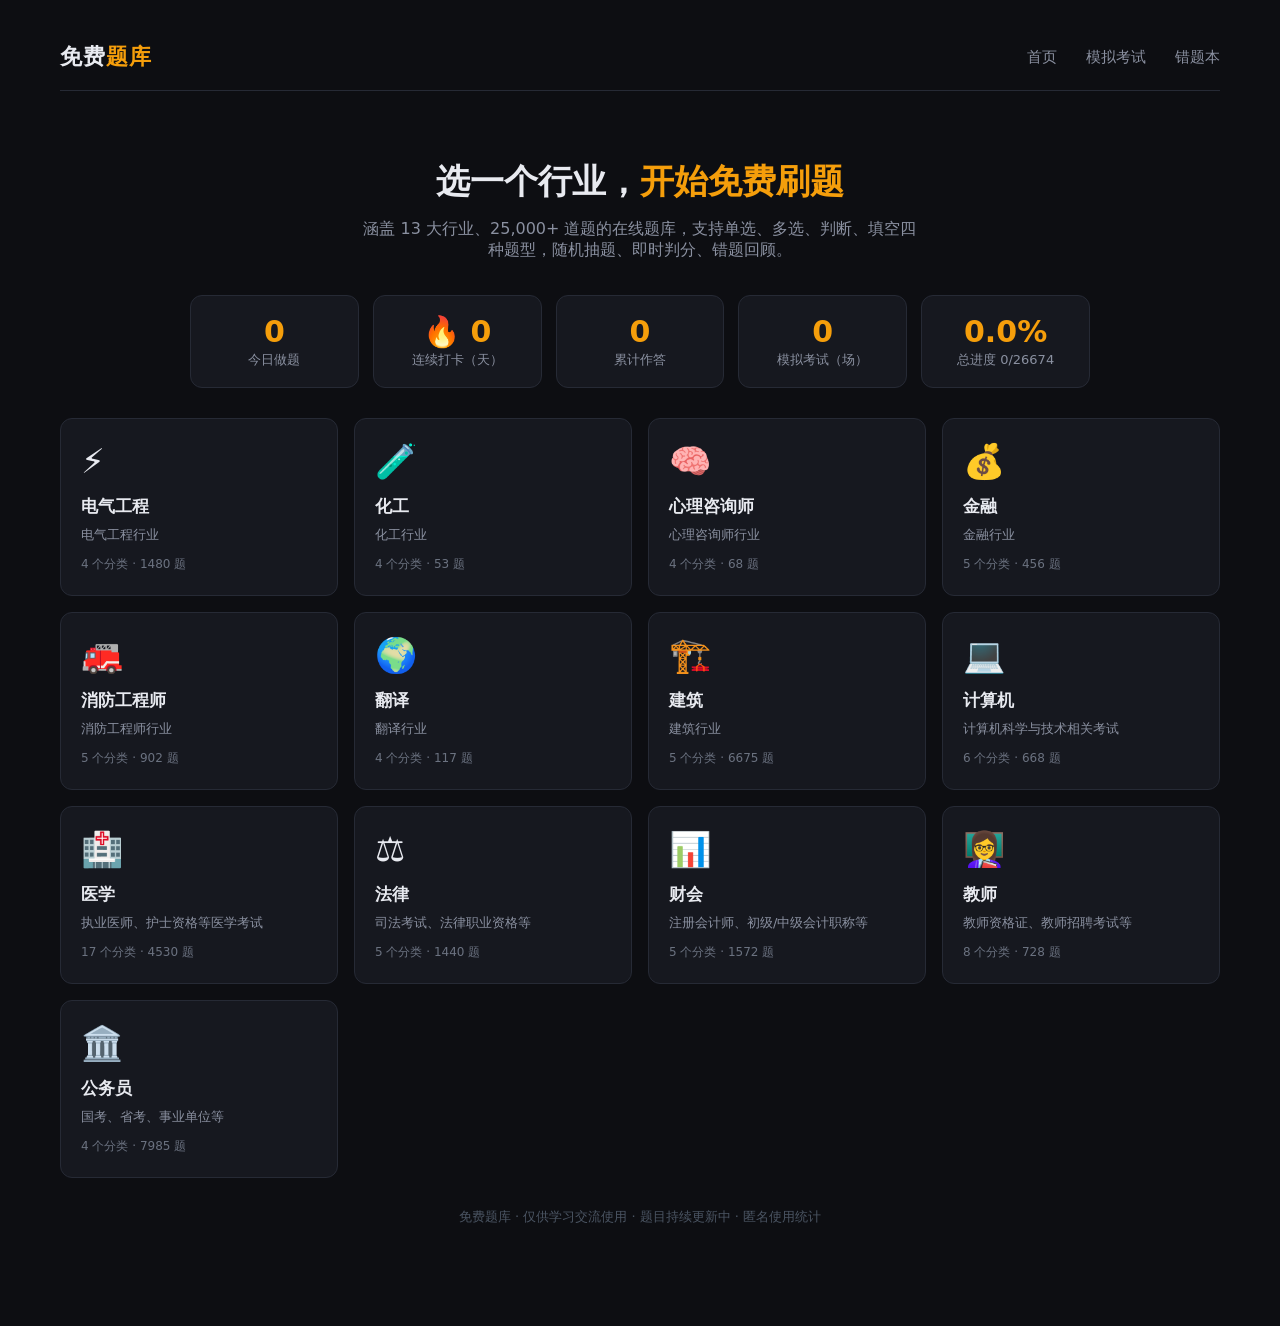
<file: index.html>
<!DOCTYPE html>
<html lang="zh-CN">
<head>
  <meta charset="UTF-8">
  <meta name="viewport" content="width=device-width, initial-scale=1.0">
  <title>免费题库 - 在线刷题</title>
  <link rel="stylesheet" href="css/style.css">
  <link rel="manifest" href="manifest.webmanifest">
  <link rel="apple-touch-icon" href="icons/apple-touch-icon.png">
  <meta name="theme-color" content="#0d0e12">
</head>
<body>
  <div class="container">
    <header class="topbar">
      <a class="logo" href="index.html">免费<span>题库</span></a>
      <nav>
        <a href="index.html">首页</a>
        <a href="exam.html">模拟考试</a>
        <a href="wrong.html">错题本</a>
      </nav>
    </header>

    <section class="hero">
      <h1>选一个行业，<em>开始免费刷题</em></h1>
      <p>涵盖 13 大行业、25,000+ 道题的在线题库，支持单选、多选、判断、填空四种题型，随机抽题、即时判分、错题回顾。</p>
    </section>

    <div id="stats-strip" class="stats-strip hidden"></div>

    <section id="grid" class="grid"></section>

    <footer>免费题库 · 仅供学习交流使用 · 题目持续更新中 · <span title="仅记录随机设备 ID、题目 ID 与对错，不含任何个人信息">匿名使用统计</span></footer>
  </div>
  <script src="js/app.js"></script>
  <script src="js/stats.js"></script>
  <script>if ("serviceWorker" in navigator) navigator.serviceWorker.register("sw.js");</script>
</body>
</html>
</file>
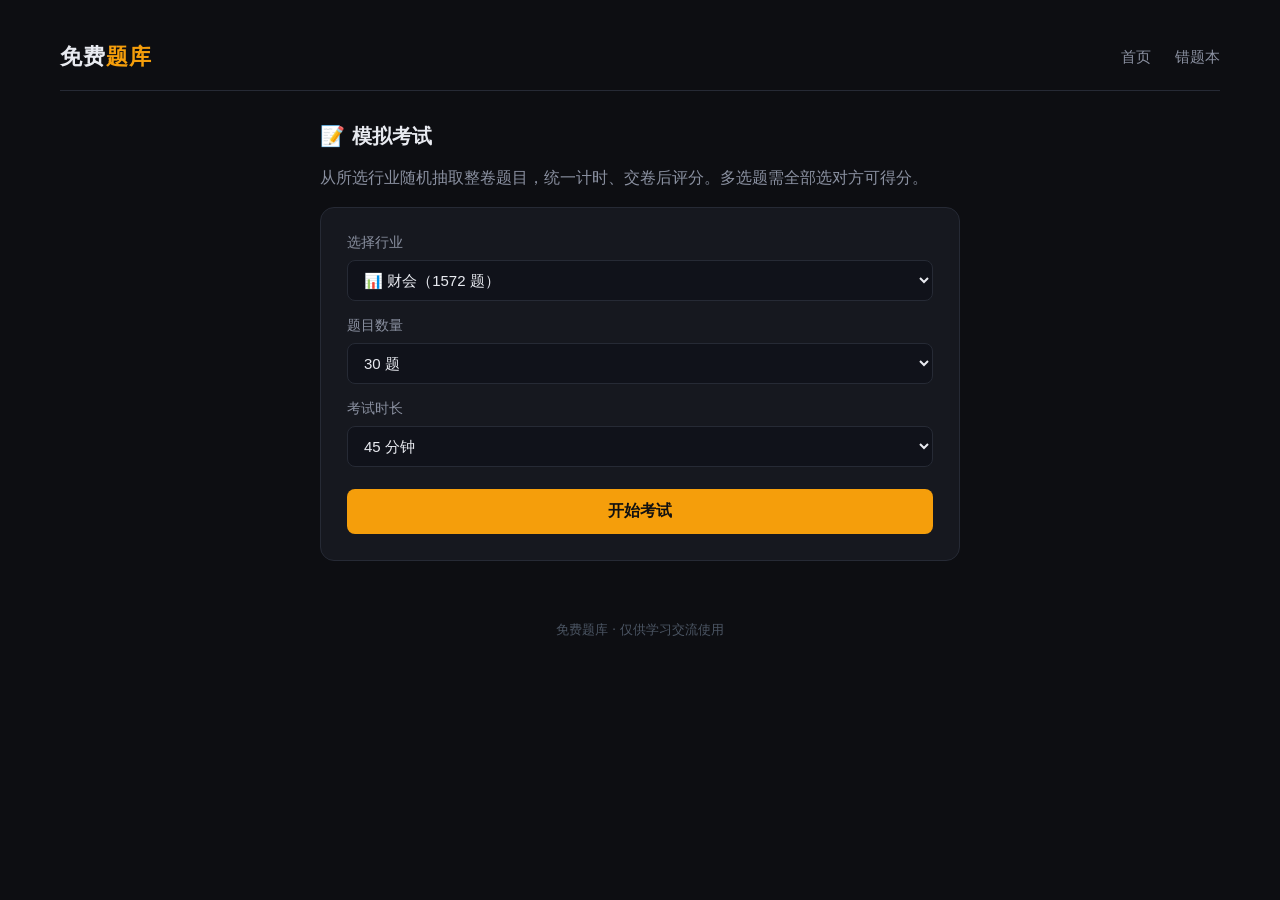
<file: exam.html>
<!DOCTYPE html>
<html lang="zh-CN">
<head>
  <meta charset="UTF-8">
  <meta name="viewport" content="width=device-width, initial-scale=1.0">
  <title>模拟考试 - 免费题库</title>
  <link rel="stylesheet" href="css/style.css">
  <link rel="manifest" href="manifest.webmanifest">
  <link rel="apple-touch-icon" href="icons/apple-touch-icon.png">
  <meta name="theme-color" content="#0d0e12">
</head>
<body>
  <div class="container">
    <header class="topbar">
      <a class="logo" href="index.html">免费<span>题库</span></a>
      <nav><a href="index.html">首页</a><a href="wrong.html">错题本</a></nav>
    </header>

    <div id="exam-root"><!-- 由 js/exam.js 渲染：开始设置 / 考试中 / 成绩单 --></div>

    <footer>免费题库 · 仅供学习交流使用</footer>
  </div>
  <script src="js/app.js"></script>
  <script src="js/stats.js"></script>
  <script src="js/sync.js"></script>
  <script src="js/track.js"></script>
  <script src="js/exam.js"></script>
  <script>if ("serviceWorker" in navigator) navigator.serviceWorker.register("sw.js");</script>
</body>
</html>
</file>
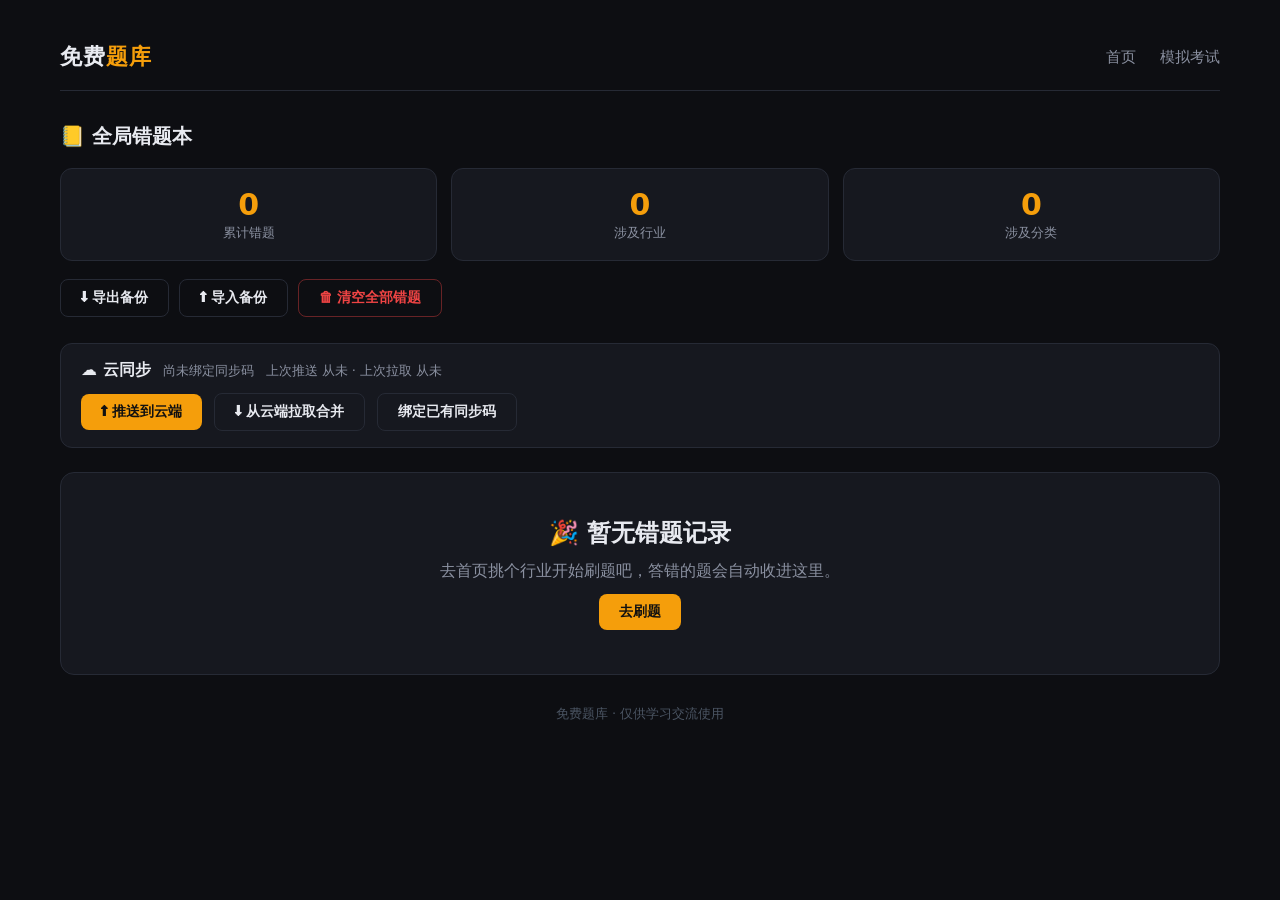
<file: wrong.html>
<!DOCTYPE html>
<html lang="zh-CN">
<head>
  <meta charset="UTF-8">
  <meta name="viewport" content="width=device-width, initial-scale=1.0">
  <title>错题本 - 免费题库</title>
  <link rel="stylesheet" href="css/style.css">
  <link rel="manifest" href="manifest.webmanifest">
  <link rel="apple-touch-icon" href="icons/apple-touch-icon.png">
  <meta name="theme-color" content="#0d0e12">
</head>
<body>
  <div class="container">
    <header class="topbar">
      <a class="logo" href="index.html">免费<span>题库</span></a>
      <nav><a href="index.html">首页</a><a href="exam.html">模拟考试</a></nav>
    </header>

    <h2 class="section-title">📒 全局错题本</h2>
    <div id="summary" class="wrong-summary"></div>
    <div id="sync-card" class="sync-card"></div>
    <section id="wrong-list"></section>

    <footer>免费题库 · 仅供学习交流使用</footer>
  </div>
  <script src="js/app.js"></script>
  <script src="js/stats.js"></script>
  <script src="js/wrong.js"></script>
  <script src="js/sync.js"></script>
  <script>if ("serviceWorker" in navigator) navigator.serviceWorker.register("sw.js");</script>
</body>
</html>
</file>
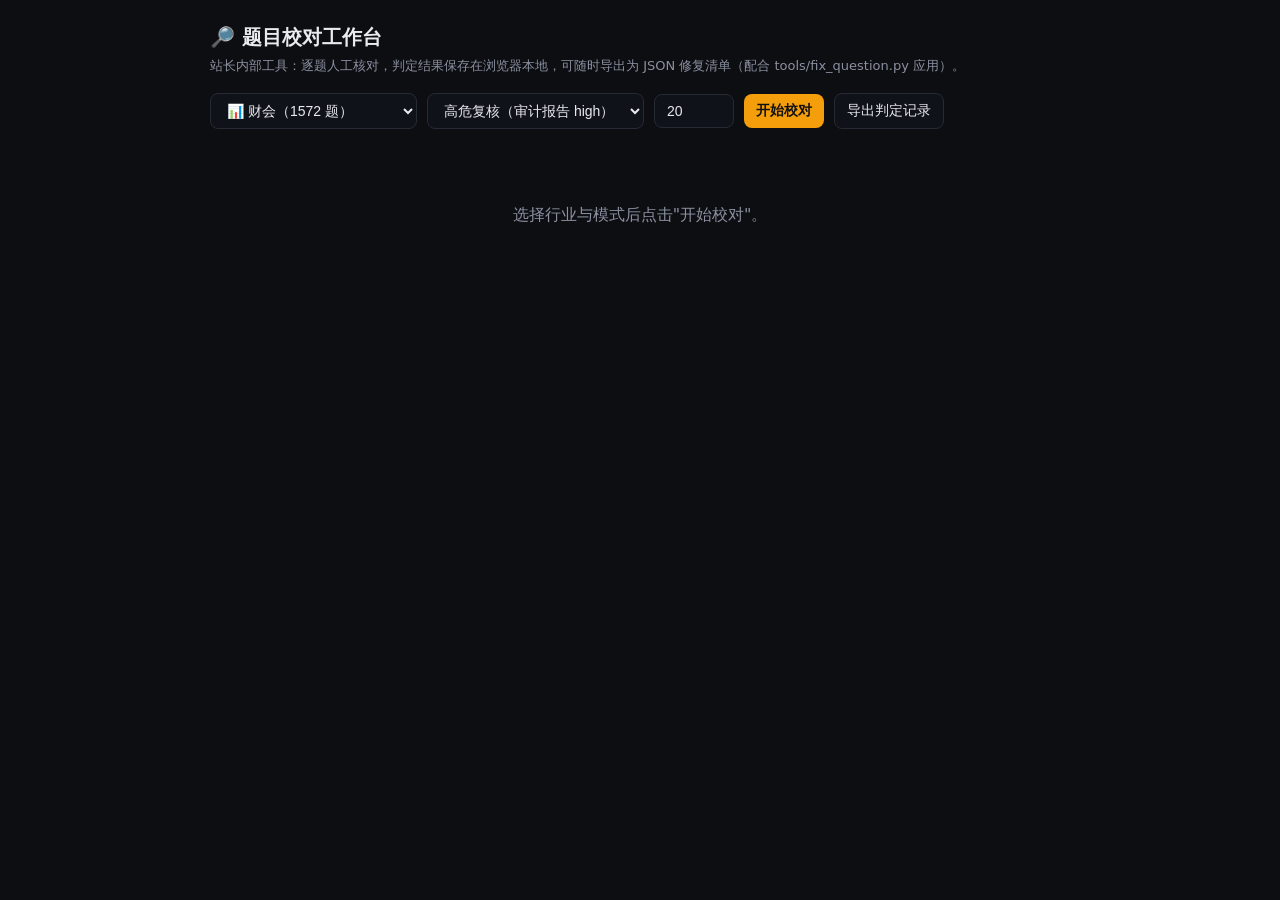
<file: tools/proofread.html>
<!DOCTYPE html>
<html lang="zh-CN">
<head>
  <meta charset="UTF-8">
  <meta name="viewport" content="width=device-width, initial-scale=1.0">
  <title>题目校对工作台（内部工具）</title>
  <style>
    :root { --bg:#0d0e12; --card:#16181f; --border:#262a35; --text:#e8eaf0; --muted:#8a90a0;
      --accent:#f59e0b; --green:#22c55e; --red:#ef4444; --blue:#6366f1; }
    * { margin:0; padding:0; box-sizing:border-box; }
    body { background:var(--bg); color:var(--text); font-family:"Segoe UI","Microsoft YaHei",system-ui,sans-serif; padding:24px; }
    .wrap { max-width:860px; margin:0 auto; }
    h1 { font-size:20px; margin-bottom:6px; }
    .sub { color:var(--muted); font-size:13px; margin-bottom:18px; }
    .bar { display:flex; gap:10px; flex-wrap:wrap; align-items:center; margin-bottom:16px; }
    select, input[type=number], button { background:#10121a; color:var(--text); border:1px solid var(--border);
      border-radius:8px; padding:8px 12px; font-size:14px; cursor:pointer; }
    button:hover { border-color:var(--accent); }
    button.primary { background:var(--accent); color:#111; font-weight:600; border:none; }
    button.ok { border-color:var(--green); color:var(--green); }
    button.bad { border-color:var(--red); color:var(--red); }
    .card { background:var(--card); border:1px solid var(--border); border-radius:12px; padding:22px; margin-bottom:14px; }
    .meta { color:var(--muted); font-size:12px; margin-bottom:10px; display:flex; gap:8px; flex-wrap:wrap; align-items:center; }
    .badge { border:1px solid #4a3a12; color:var(--accent); border-radius:6px; padding:1px 8px; font-size:12px; }
    .badge.high { border-color:var(--red); color:var(--red); }
    .issue { background:rgba(239,68,68,.08); border-left:3px solid var(--red); padding:8px 12px;
      border-radius:6px; font-size:13px; color:var(--muted); margin-bottom:10px; }
    .material { background:#10121a; border:1px solid var(--border); border-left:3px solid var(--blue);
      border-radius:8px; padding:10px 14px; margin-bottom:12px; font-size:14px; color:var(--muted); line-height:1.8; }
    .stem { font-size:16px; line-height:1.7; margin-bottom:14px; }
    .opt { padding:9px 12px; border:1px solid var(--border); border-radius:8px; margin-bottom:8px;
      font-size:14px; line-height:1.5; }
    .opt.correct { border-color:var(--green); background:rgba(34,197,94,.1); }
    .explain { margin-top:12px; padding-top:10px; border-top:1px dashed var(--border);
      color:var(--muted); font-size:13px; line-height:1.7; }
    .verdicts { display:flex; gap:10px; flex-wrap:wrap; margin-top:16px; }
    .note { width:100%; margin-top:10px; background:#10121a; color:var(--text); border:1px solid var(--border);
      border-radius:8px; padding:10px; font-size:13px; min-height:60px; display:none; }
    .progress { color:var(--muted); font-size:13px; margin-left:auto; }
    .empty { text-align:center; color:var(--muted); padding:60px 0; }
    a { color:var(--blue); }
    .log { font-size:12px; color:var(--muted); margin-top:14px; white-space:pre-wrap; }
  </style>
</head>
<body>
  <div class="wrap">
    <h1>🔎 题目校对工作台</h1>
    <div class="sub">站长内部工具：逐题人工核对，判定结果保存在浏览器本地，可随时导出为 JSON 修复清单（配合 tools/fix_question.py 应用）。</div>
    <div class="bar">
      <select id="ind"></select>
      <select id="mode">
        <option value="high">高危复核（审计报告 high）</option>
        <option value="audit">全部可疑（审计报告）</option>
        <option value="random">随机抽查</option>
      </select>
      <input type="number" id="sample-n" value="20" min="5" max="200" style="width:80px" title="随机抽查数量">
      <button class="primary" id="start">开始校对</button>
      <button id="export">导出判定记录</button>
      <span class="progress" id="progress"></span>
    </div>
    <div id="main"><div class="empty">选择行业与模式后点击"开始校对"。</div></div>
    <div class="log" id="log"></div>
  </div>

  <script>
    const $ = id => document.getElementById(id);
    const LETTERS = "ABCDEFG";
    // 与 js/app.js questionId 同算法（含材料、显式 id 覆盖）
    function questionId(ind, cat, q, material) {
      if (q.id) return String(q.id);
      const s = `${ind}|${cat}|${(material.trim() ? material.trim() + "|" : "")}${(q.q || "").trim()}`;
      let h1 = 0x811c9dc5, h2 = 0x1000193;
      for (let i = 0; i < s.length; i++) {
        const c = s.charCodeAt(i);
        h1 = Math.imul(h1 ^ c, 16777619) >>> 0;
        h2 = Math.imul(h2 ^ (c + i), 2246822519) >>> 0;
      }
      return h1.toString(36) + h2.toString(36);
    }
    function esc(s) { return (s || "").replace(/&/g, "&amp;").replace(/</g, "&lt;"); }

    const Store = {
      get() { try { return JSON.parse(localStorage.getItem("tiku_proofread")) || {}; } catch { return {}; } },
      set(v) { localStorage.setItem("tiku_proofread", JSON.stringify(v)); },
    };

    let queue = [], ptr = 0, indId = "", index = null; // index: qid -> {cat, catName, material, q, stem}

    async function buildIndex(ind) {
      const d = await (await fetch(`../data/${ind}.json`)).json();
      const idx = new Map();
      d.categories.forEach(c => {
        c.questions.forEach(q => {
          if (q.type === "group" && Array.isArray(q.questions)) {
            q.questions.forEach(gq => {
              const id = questionId(ind, c.id, gq, q.material || "");
              idx.set(id, { cat: c.id, catName: c.name, material: q.material || "", q: { ...gq, type: gq.type || "single" } });
            });
          } else {
            const id = questionId(ind, c.id, q, "");
            idx.set(id, { cat: c.id, catName: c.name, material: "", q: { ...q, type: q.type || "single" } });
          }
        });
      });
      return idx;
    }

    async function start() {
      indId = $("ind").value;
      const mode = $("mode").value;
      index = await buildIndex(indId);
      queue = []; ptr = 0;

      if (mode === "high" || mode === "audit") {
        let report = [];
        try { report = await (await fetch("../tools/audit_report.json")).json(); } catch { alert("未找到 tools/audit_report.json，请先运行 python tools/audit_questions.py"); return; }
        const sev = mode === "high" ? "high" : null;
        for (const r of report) {
          if (r.industry !== indId) continue;
          if (sev && r.severity !== sev) continue;
          if (index.has(r.qid)) queue.push({ qid: r.qid, issues: r.issues });
        }
      } else {
        const n = +$("sample-n").value || 20;
        const ids = [...index.keys()];
        for (let i = ids.length - 1; i > 0; i--) {
          const j = Math.floor(Math.random() * (i + 1));
          [ids[i], ids[j]] = [ids[j], ids[i]];
        }
        ids.slice(0, n).forEach(id => queue.push({ qid: id, issues: [] }));
      }
      if (!queue.length) { $("main").innerHTML = `<div class="empty">该范围内没有需要复核的题目 🎉</div>`; return; }
      render();
    }

    function render() {
      const item = queue[ptr];
      const rec = Store.get()[indId + "|" + item.qid];
      const node = index.get(item.qid);
      const q = node.q, t = q.type || "single";
      const optHTML = t === "judge"
        ? `<div class="opt ${q.answer === true ? "correct" : ""}">√ 正确</div><div class="opt ${q.answer === false ? "correct" : ""}">× 错误</div>`
        : q.options.map((o, i) => {
            const isAns = t === "single" ? q.answer === i : (q.answers || []).includes(i);
            return `<div class="opt ${isAns ? "correct" : ""}">${LETTERS[i]}. ${esc(o)}</div>`;
          }).join("");
      const ansText = t === "single" ? LETTERS[q.answer]
        : t === "judge" ? (q.answer ? "正确" : "错误")
        : t === "multi" ? (q.answers || []).sort().map(i => LETTERS[i]).join("、")
        : (q.answers || []).join(" ／ ");
      const issueHTML = (item.issues || []).map(x => `<div class="issue">⚠ ${esc(x)}</div>`).join("");

      $("main").innerHTML = `
        <div class="card">
          <div class="meta">
            <span class="badge ${queue[ptr].issues.length && queue[ptr].issues[0].includes("解析") ? "high" : ""}">${indId} / ${node.catName}</span>
            <span class="badge">${t}</span>
            <span>qid: ${item.qid}</span>
          </div>
          ${issueHTML}
          ${node.material ? `<div class="material">${esc(node.material)}</div>` : ""}
          <div class="stem">${esc(q.q)}</div>
          ${t === "blank" ? "" : optHTML}
          ${t === "blank" ? `<div class="opt correct">参考答案：${esc((q.answers || []).join(" ／ "))}</div>` : ""}
          <div class="explain"><b>正确答案：${ansText}</b><br>${esc(q.explain || "（无解析）")}</div>
          <div class="verdicts">
            <button class="ok" onclick="judge('ok')">✅ 确认无误</button>
            <button class="bad" onclick="judge('answer')">❌ 答案有误</button>
            <button onclick="judge('stem')">✏️ 题干/选项有误</button>
            <button onclick="judge('delete')">🗑 建议删除</button>
            <button onclick="judge('skip')">⏭ 跳过</button>
            <span class="progress" id="pg"></span>
          </div>
          <textarea class="note" id="note" placeholder="备注（答案有误时请写正确答案，如：应为 B；导出后用 fix_question.py 应用）"></textarea>
        </div>`;
      if (rec) { $("note").value = rec.note || ""; $("note").style.display = "block"; }
      updateProgress();
    }

    function updateProgress() {
      const done = queue.filter(it => Store.get()[indId + "|" + it.qid]).length;
      $("pg").textContent = `${ptr + 1} / ${queue.length}（本组已判 ${done}）`;
    }

    window.judge = function (verdict) {
      const item = queue[ptr];
      const note = $("note").value.trim();
      if (verdict === "answer" && !note) {
        $("note").style.display = "block";
        $("note").placeholder = "请填写正确答案（如：应为 B / 应为 正确 / 删除选项 D 后应为 A,C）再提交";
        $("note").focus();
        return;
      }
      const all = Store.get();
      if (verdict === "skip" && !note) delete all[indId + "|" + item.qid];
      else all[indId + "|" + item.qid] = { qid: item.qid, verdict, note, ts: Date.now() };
      Store.set(all);
      if (ptr < queue.length - 1) { ptr++; render(); }
      else { updateProgress(); $("main").innerHTML = `<div class="empty">本组校对完毕 🎉 共 ${queue.length} 题。可点击"导出判定记录"生成修复清单。</div>`; }
    };

    $("export").addEventListener("click", () => {
      const all = Store.get();
      const rows = Object.entries(all).filter(([k]) => k.startsWith(indId + "|")).map(([k, v]) => ({ industry: indId, ...v }));
      const blob = new Blob([JSON.stringify(rows, null, 2)], { type: "application/json" });
      const a = document.createElement("a");
      a.href = URL.createObjectURL(blob);
      a.download = `proofread-${indId}-${new Date().toISOString().slice(0, 10)}.json`;
      a.click();
    });

    (async () => {
      const m = await (await fetch("../data/manifest.json")).json();
      $("ind").innerHTML = Object.entries(m.industries).map(([id, v]) => `<option value="${id}">${v.icon || ""} ${v.name}（${v.total} 题）</option>`).join("");
    })();
    $("start").addEventListener("click", start);
  </script>
</body>
</html>
</file>
<file: css/style.css>
:root {
  --bg: #0d0e12;
  --card: #16181f;
  --card-hover: #1d2029;
  --border: #262a35;
  --text: #e8eaf0;
  --muted: #8a90a0;
  --accent: #f59e0b;
  --accent2: #6366f1;
  --green: #22c55e;
  --red: #ef4444;
}
* { margin: 0; padding: 0; box-sizing: border-box; }
body {
  background: var(--bg);
  color: var(--text);
  font-family: "Segoe UI", "Microsoft YaHei", system-ui, sans-serif;
  min-height: 100vh;
}
a { color: inherit; text-decoration: none; }
.container { max-width: 1200px; margin: 0 auto; padding: 24px 20px 60px; }

/* header */
.topbar {
  display: flex; align-items: center; justify-content: space-between;
  padding: 18px 0;
  border-bottom: 1px solid var(--border);
  margin-bottom: 32px;
}
.logo { font-size: 22px; font-weight: 700; letter-spacing: 1px; }
.logo span { color: var(--accent); }
.topbar nav a { color: var(--muted); margin-left: 24px; font-size: 15px; }
.topbar nav a:hover { color: var(--text); }

/* hero */
.hero { text-align: center; padding: 36px 0 44px; }
.hero h1 { font-size: 34px; margin-bottom: 14px; }
.hero h1 em { font-style: normal; color: var(--accent); }
.hero p { color: var(--muted); font-size: 16px; max-width: 560px; margin: 0 auto; }

/* industry grid */
.grid {
  display: grid;
  grid-template-columns: repeat(auto-fill, minmax(220px, 1fr));
  gap: 16px;
}
.card {
  background: var(--card);
  border: 1px solid var(--border);
  border-radius: 12px;
  padding: 22px 20px;
  transition: transform .15s, background .15s, border-color .15s;
  cursor: pointer;
}
.card:hover { transform: translateY(-3px); background: var(--card-hover); border-color: #3a3f4f; }
.card .icon { font-size: 34px; margin-bottom: 14px; }
.card h3 { font-size: 17px; margin-bottom: 8px; }
.card p { color: var(--muted); font-size: 13px; margin-bottom: 12px; min-height: 18px; }
.card .meta { color: #6b7280; font-size: 12px; }

/* section title */
.section-title { font-size: 20px; margin: 8px 0 18px; display: flex; align-items: center; gap: 10px; }
.back { color: var(--muted); font-size: 14px; }
.back:hover { color: var(--accent); }

/* category list */
.cat-item {
  display: flex; align-items: center; justify-content: space-between;
  background: var(--card); border: 1px solid var(--border);
  border-radius: 12px; padding: 18px 22px; margin-bottom: 12px;
  transition: background .15s, border-color .15s;
}
.cat-item:hover { background: var(--card-hover); border-color: #3a3f4f; }
.cat-item h3 { font-size: 16px; margin-bottom: 4px; }
.cat-item .info { color: var(--muted); font-size: 13px; }
.btn {
  display: inline-block; background: var(--accent); color: #111;
  border: none; border-radius: 8px; padding: 9px 20px;
  font-size: 14px; font-weight: 600; cursor: pointer;
}
.btn:hover { filter: brightness(1.1); }
.btn.ghost { background: transparent; color: var(--text); border: 1px solid var(--border); }
.btn.ghost:hover { border-color: var(--accent); color: var(--accent); }

/* quiz */
.quiz-box { max-width: 760px; margin: 0 auto; }
.progress-wrap { display: flex; align-items: center; gap: 14px; margin-bottom: 24px; }
.progress { flex: 1; height: 8px; background: var(--border); border-radius: 99px; overflow: hidden; }
.progress > div { height: 100%; background: var(--accent); width: 0; transition: width .25s; }
.progress-num { color: var(--muted); font-size: 13px; white-space: nowrap; }
.question {
  background: var(--card); border: 1px solid var(--border);
  border-radius: 14px; padding: 28px; margin-bottom: 18px;
}
.question .q-text { font-size: 17px; line-height: 1.7; margin-bottom: 22px; }
.q-tag { display: inline-block; font-size: 12px; color: var(--accent); border: 1px solid #4a3a12;
  border-radius: 6px; padding: 2px 10px; margin-bottom: 16px; }
.fav-btn { background: none; border: 1px solid var(--border); color: var(--muted); border-radius: 6px;
  font-size: 12px; padding: 3px 10px; margin-left: 8px; cursor: pointer; vertical-align: middle;
  transition: color .15s, border-color .15s; }
.fav-btn:hover { color: var(--accent); border-color: var(--accent); }
.fav-btn.on { color: var(--accent); border-color: #4a3a12; background: rgba(245, 158, 11, .1); }
.explain .report { display: inline-block; margin-top: 8px; color: var(--muted); font-size: 12px;
  text-decoration: underline; text-underline-offset: 3px; }
.explain .report:hover { color: var(--red); }
.option {
  display: block; width: 100%; text-align: left;
  background: #10121a; border: 1px solid var(--border); color: var(--text);
  border-radius: 10px; padding: 14px 16px; margin-bottom: 10px;
  font-size: 15px; cursor: pointer; line-height: 1.5;
  transition: border-color .15s, background .15s;
}
.option:hover:not(:disabled) { border-color: var(--accent2); background: #171a26; }
.option .prefix { color: var(--muted); margin-right: 8px; font-weight: 600; }
.option.correct { border-color: var(--green); background: rgba(34,197,94,.12); }
.option.wrong { border-color: var(--red); background: rgba(239,68,68,.12); }
.option.selected { border-color: var(--accent2); background: rgba(99,102,241,.15); }
.option:disabled { cursor: default; }
.hint { color: var(--muted); font-size: 13px; margin: -8px 0 14px; }
.material { background: #10121a; border: 1px solid var(--border); border-left: 3px solid var(--accent2);
  border-radius: 8px; padding: 12px 14px; margin-bottom: 16px; font-size: 14px; color: var(--muted);
  line-height: 1.8; }
.material.long summary { cursor: pointer; color: var(--accent2); font-size: 13px; user-select: none; }
.material.long .material-body { margin-top: 10px; padding-top: 10px; border-top: 1px dashed var(--border); }
.q-tags { margin: -6px 0 14px; }
.tag-cloud { display: flex; flex-wrap: wrap; gap: 8px; margin-bottom: 18px; }
.tag-chip { display: inline-flex; align-items: center; gap: 6px; background: #10121a;
  border: 1px solid var(--border); border-radius: 99px; padding: 5px 12px;
  font-size: 13px; color: var(--text); transition: border-color .15s, color .15s; }
.tag-chip span { color: var(--muted); font-size: 12px; }
.tag-chip:hover { border-color: var(--accent); color: var(--accent); }
.blank-input {
  width: 100%; background: #10121a; border: 1px solid var(--border); color: var(--text);
  border-radius: 10px; padding: 14px 16px; font-size: 15px; outline: none; margin-bottom: 10px;
  font-family: inherit;
}
.blank-input:focus { border-color: var(--accent2); }
.blank-input.correct { border-color: var(--green); background: rgba(34,197,94,.12); }
.blank-input.wrong { border-color: var(--red); background: rgba(239,68,68,.12); }
.blank-input:disabled { cursor: default; }
.explain {
  display: none; margin-top: 14px; padding: 14px 16px;
  background: #10121a; border-left: 3px solid var(--accent2);
  border-radius: 6px; color: var(--muted); font-size: 14px; line-height: 1.7;
}
.explain.show { display: block; }
.explain b { color: var(--text); }
.quiz-actions { display: flex; justify-content: space-between; align-items: center; }
.result {
  text-align: center; background: var(--card); border: 1px solid var(--border);
  border-radius: 14px; padding: 44px 28px;
}
.result .score { font-size: 52px; font-weight: 800; color: var(--accent); margin: 12px 0; }
.wrong-list { text-align: left; margin-top: 28px; }
.wrong-item { border-top: 1px solid var(--border); padding: 16px 4px; font-size: 14px; color: var(--muted); line-height: 1.7; }
.wrong-item b { color: var(--text); }
.hidden { display: none; }
.empty { color: var(--muted); text-align: center; padding: 60px 0; }
footer { text-align: center; color: #4b5563; font-size: 13px; padding: 30px 0 40px; }

/* 全局错题本 */
.stats-strip { display: flex; gap: 14px; flex-wrap: wrap; max-width: 900px; margin: -10px auto 30px; }
.done-info { color: var(--accent2); font-size: 12px; margin-top: 4px; }
.mini-progress { height: 4px; background: var(--border); border-radius: 99px; overflow: hidden;
  max-width: 220px; margin-top: 5px; }
.mini-progress > div { height: 100%; background: var(--accent2); transition: width .3s; }
.wrong-summary-cards { display: flex; gap: 14px; flex-wrap: wrap; margin-bottom: 18px; }
.wcard { flex: 1; min-width: 120px; background: var(--card); border: 1px solid var(--border); border-radius: 12px;
  padding: 18px; text-align: center; }
.wcard b { display: block; font-size: 30px; color: var(--accent); }
.wcard span { color: var(--muted); font-size: 13px; }
.wrong-tools { display: flex; gap: 10px; flex-wrap: wrap; margin-bottom: 26px; }
.btn.danger { color: var(--red); border-color: rgba(239, 68, 68, .4); }
.btn.danger:hover { border-color: var(--red); color: var(--red); }
.wrong-ind { margin-bottom: 26px; }
.wrong-ind > h3 { font-size: 17px; margin: 14px 0 10px; }
.sync-card { background: var(--card); border: 1px solid var(--border); border-radius: 12px;
  padding: 16px 20px; margin-bottom: 24px; }
.sync-row { display: flex; align-items: center; gap: 12px; flex-wrap: wrap; }
.sync-row + .sync-row { margin-top: 12px; }
.sync-code { font-size: 18px; letter-spacing: 3px; color: var(--accent); font-family: monospace; }
.sync-muted { color: var(--muted); font-size: 13px; }

/* 模拟考试 */
.exam-start { max-width: 640px; margin: 30px auto; }
.exam-form { display: flex; flex-direction: column; gap: 16px; background: var(--card);
  border: 1px solid var(--border); border-radius: 14px; padding: 26px; }
.exam-form label { display: flex; flex-direction: column; gap: 8px; color: var(--muted); font-size: 14px; }
.exam-form select { background: #10121a; color: var(--text); border: 1px solid var(--border);
  border-radius: 8px; padding: 10px 12px; font-size: 15px; outline: none; }
.exam-form select:focus { border-color: var(--accent2); }
.exam-form .btn { margin-top: 6px; padding: 12px; font-size: 16px; }
.exam-bar { display: flex; align-items: center; justify-content: space-between; gap: 12px;
  flex-wrap: wrap; color: var(--muted); font-size: 14px; margin-bottom: 16px; }
.exam-timer { color: var(--accent); font-weight: 700; font-size: 16px; font-variant-numeric: tabular-nums; }
.palette { display: grid; grid-template-columns: repeat(auto-fill, minmax(38px, 1fr)); gap: 8px;
  max-width: 760px; margin: 0 auto 18px; }
.pcell { background: #10121a; border: 1px solid var(--border); color: var(--muted); border-radius: 8px;
  padding: 8px 0; font-size: 13px; cursor: pointer; font-variant-numeric: tabular-nums; }
.pcell.done { color: var(--text); border-color: var(--accent2); background: rgba(99, 102, 241, .15); }
.pcell.current { border-color: var(--accent); color: var(--accent); }
.quiz-actions .btn:disabled { opacity: .4; cursor: default; }
.type-stats { display: flex; gap: 10px; justify-content: center; flex-wrap: wrap; margin-top: 14px; }
.tstat { background: #10121a; border: 1px solid var(--border); border-radius: 8px;
  color: var(--muted); font-size: 13px; padding: 6px 12px; }
.review-item { background: var(--card); border: 1px solid var(--border); border-left-width: 3px;
  border-radius: 10px; padding: 16px 18px; margin-bottom: 12px; font-size: 14px;
  color: var(--muted); line-height: 1.7; }
.review-item.ok { border-left-color: var(--green); }
.review-item.bad { border-left-color: var(--red); }
.review-q { color: var(--text); margin-bottom: 6px; }
.review-explain { margin-top: 8px; padding-top: 8px; border-top: 1px dashed var(--border); }
</file>
